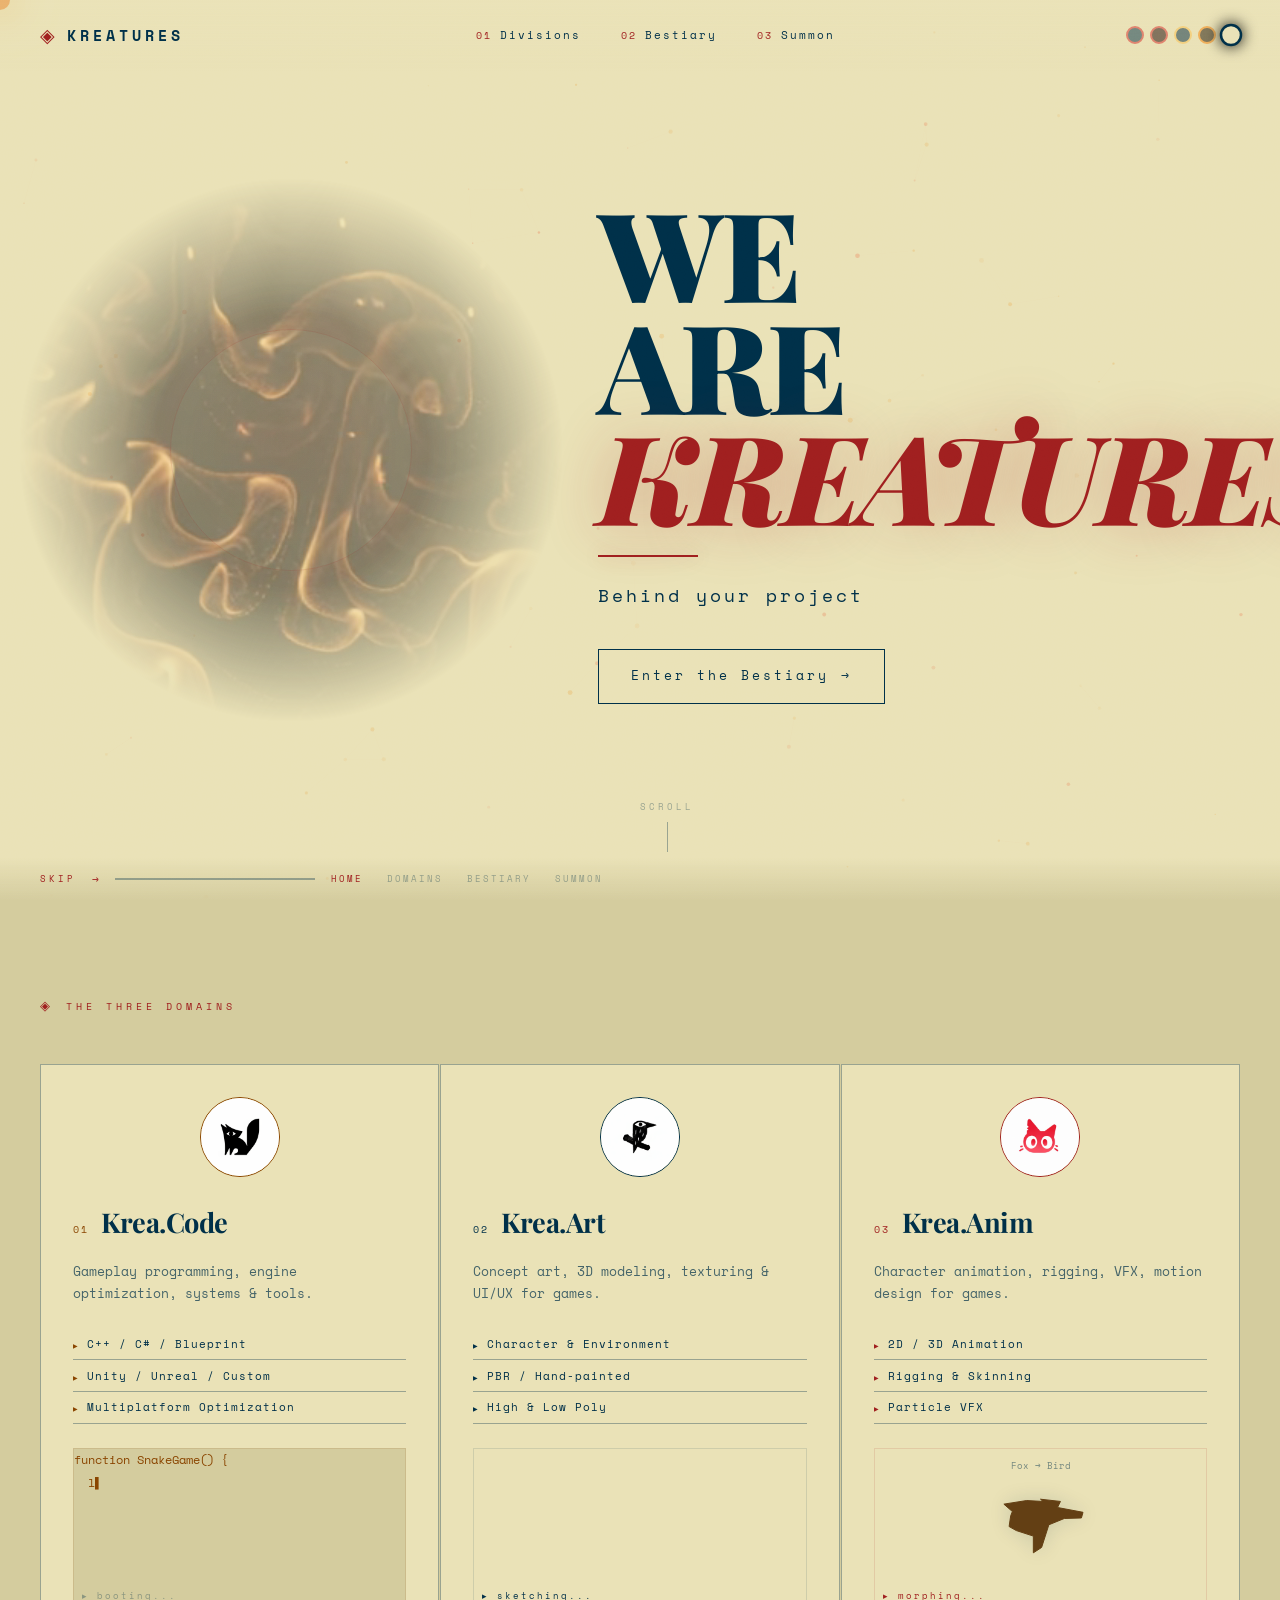
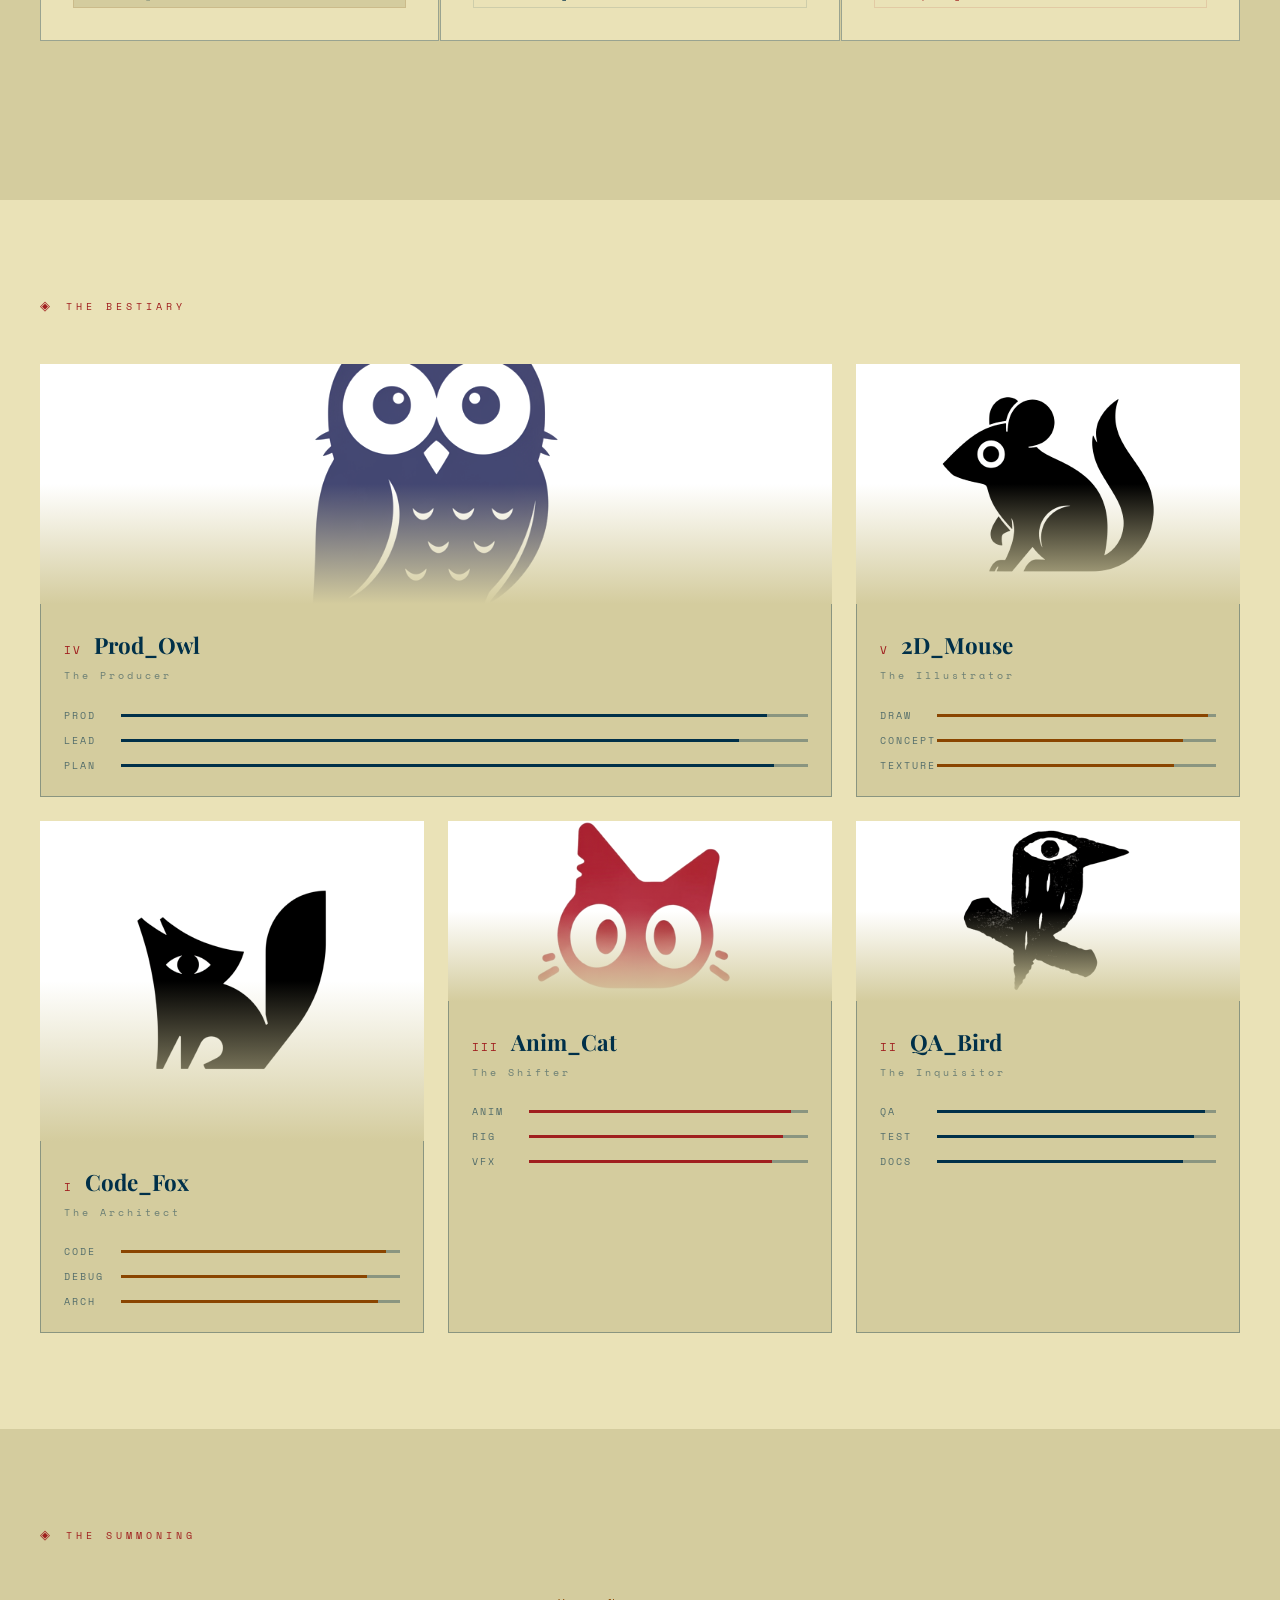
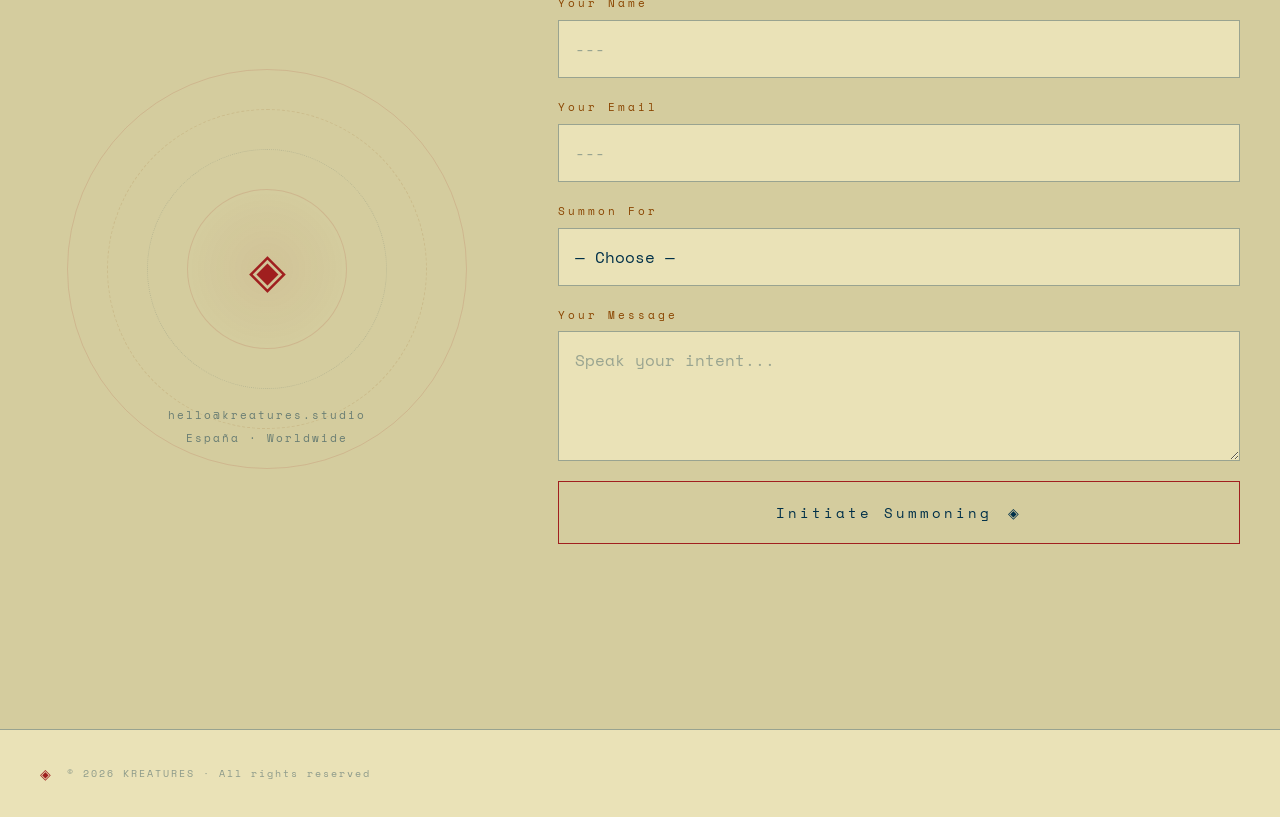
<file: index.html>
<!DOCTYPE html>
<html lang="en" data-theme="bestiary">
<head>
    <meta charset="UTF-8">
    <meta name="viewport" content="width=device-width, initial-scale=1.0">
    <meta name="description" content="Kreatures — Behind your project. Co-development, art and animation.">
    <meta property="og:title" content="KREATURES">
    <meta property="og:description" content="Behind your project. Co-development, art and animation for game studios.">
    <meta property="og:image" content="https://kreatures-studio.github.io/website/images/og-image.png">
    <meta property="og:image:secure_url" content="https://kreatures-studio.github.io/website/images/og-image.png">
    <meta property="og:image:width" content="1200">
    <meta property="og:image:height" content="630">
    <meta property="og:url" content="https://kreatures-studio.github.io/website/">
    <meta property="og:type" content="website">
    <meta name="twitter:card" content="summary_large_image">
    <meta name="twitter:title" content="KREATURES">
    <meta name="twitter:description" content="Behind your project. Co-development, art and animation for game studios.">
    <meta name="twitter:image" content="https://kreatures-studio.github.io/website/images/og-image.png">
    <link rel="icon" type="image/png" href="images/fox.png">
    <title>KREATURES · Bestiary</title>
    <link rel="preconnect" href="https://fonts.googleapis.com">
    <link rel="preconnect" href="https://fonts.gstatic.com" crossorigin>
    <link href="https://fonts.googleapis.com/css2?family=Playfair+Display:ital,wght@0,700;0,900;1,900&family=Space+Mono:wght@400;700&display=swap" rel="stylesheet">
    <link rel="stylesheet" href="styles.css">
</head>
<body>
    <canvas id="particles"></canvas>

    <div class="cursor-glow" id="cursorGlow"></div>

    <nav class="nav">
        <a href="#hero" class="nav-brand">
            <span class="nav-sigil">◈</span>
            <span class="nav-name">KREATURES</span>
        </a>
        <div class="nav-links">
            <a href="#divisions" class="nav-link"><span class="link-num">01</span>Divisions</a>
            <a href="#team" class="nav-link"><span class="link-num">02</span>Bestiary</a>
            <a href="#contact" class="nav-link"><span class="link-num">03</span>Summon</a>
        </div>
        <div class="theme-selector">
            <button class="theme-dot" data-theme="bestiary" title="Bestiary" style="background:#003049;border-color:#D62828"></button>
            <button class="theme-dot" data-theme="cinder" title="Cinder" style="background:#1a0505;border-color:#D62828"></button>
            <button class="theme-dot" data-theme="depths" title="Depths" style="background:#002840;border-color:#FCBF49"></button>
            <button class="theme-dot" data-theme="solar" title="Solar" style="background:#1a0f00;border-color:#F77F00"></button>
            <button class="theme-dot" data-theme="pale" title="Pale" style="background:#EAE2B7;border-color:#003049"></button>
        </div>
        <button class="nav-toggle" id="navToggle" aria-label="Menu">
            <span></span><span></span>
        </button>
    </nav>

    <div class="mobile-menu" id="mobileMenu">
        <a href="#divisions" class="mobile-link">Divisions</a>
        <a href="#team" class="mobile-link">Bestiary</a>
        <a href="#contact" class="mobile-link">Summon</a>
        <div class="mobile-themes">
            <span class="mobile-label">THEME</span>
            <div class="theme-selector">
                <button class="theme-dot" data-theme="bestiary" title="Bestiary" style="background:#003049;border-color:#D62828"></button>
                <button class="theme-dot" data-theme="cinder" title="Cinder" style="background:#1a0505;border-color:#D62828"></button>
                <button class="theme-dot" data-theme="depths" title="Depths" style="background:#002840;border-color:#FCBF49"></button>
                <button class="theme-dot" data-theme="solar" title="Solar" style="background:#1a0f00;border-color:#F77F00"></button>
                <button class="theme-dot" data-theme="pale" title="Pale" style="background:#EAE2B7;border-color:#003049"></button>
            </div>
        </div>
    </div>

    <main>
        <section id="hero" class="section hero">
            <div class="hero-circle">
                <video class="hero-video" autoplay muted loop playsinline poster="images/hero-poster.jpg">
                    <source src="images/hero-loop.webm" type="video/webm">
                    <source src="images/hero-loop.mp4" type="video/mp4">
                </video>
                <div class="ring ring-core"></div>
                <div class="ring ring-pulse"></div>
                <div class="ring-glow"></div>
            </div>
            <div class="hero-text">
                <h1 class="hero-title" id="heroTitle">
                    <span class="title-word">WE</span>
                    <span class="title-word">ARE</span>
                    <span class="title-word title-creature">KREATURES</span>
                </h1>
                <div class="hero-line"></div>
                <p class="hero-sub">Behind your project</p>
                <a href="#divisions" class="hero-cta">
                    Enter the Bestiary
                    <span class="cta-arrow">→</span>
                </a>
            </div>
            <div class="hero-scroll">
                <span class="scroll-text">SCROLL</span>
                <div class="scroll-line"></div>
            </div>
        </section>

        <section id="divisions" class="section divisions">
            <div class="section-label">
                <span class="label-sigil">◈</span>
                <span>THE THREE DOMAINS</span>
            </div>
            <div class="divisions-container">
                <article class="domain reveal" data-domain="code" style="--domain-color: var(--orange)">
                    <div class="domain-mask">
                        <div class="domain-cocoon">
                            <div class="cocoon-glow"></div>
                            <div class="cocoon-creature">
                                <img src="images/fox.png" alt="Code Fox">
                            </div>
                        </div>
                    </div>
                    <div class="domain-body">
                        <div class="domain-header">
                            <span class="domain-num">01</span>
                            <h2 class="domain-title">Krea.Code</h2>
                        </div>
                        <p class="domain-desc">Gameplay programming, engine optimization, systems & tools.</p>
                        <ul class="domain-skills">
                            <li>C++ / C# / Blueprint</li>
                            <li>Unity / Unreal / Custom</li>
                            <li>Multiplatform Optimization</li>
                        </ul>
                        <div class="domain-code">
                            <div class="code-stage" id="codeStage">
                                <pre class="code-typer"><code id="codeTyper"></code><span class="code-cursor">▌</span></pre>
                                <canvas id="snakeCanvas" class="domain-canvas hidden"></canvas>
                                <span class="domain-status" id="codeStatus">▸ booting...</span>
                            </div>
                        </div>
                    </div>
                </article>

                <article class="domain reveal" data-domain="art" style="--domain-color: var(--butterscotch)">
                    <div class="domain-mask">
                        <div class="domain-cocoon">
                            <div class="cocoon-glow"></div>
                            <div class="cocoon-creature">
                                <img src="images/bird.png" alt="Art Bird">
                            </div>
                        </div>
                    </div>
                    <div class="domain-body">
                        <div class="domain-header">
                            <span class="domain-num">02</span>
                            <h2 class="domain-title">Krea.Art</h2>
                        </div>
                        <p class="domain-desc">Concept art, 3D modeling, texturing & UI/UX for games.</p>
                        <ul class="domain-skills">
                            <li>Character & Environment</li>
                            <li>PBR / Hand-painted</li>
                            <li>High & Low Poly</li>
                        </ul>
                        <div class="domain-canvas-wrap">
                            <canvas id="artCanvas" class="domain-canvas"></canvas>
                            <span class="domain-status" id="artStatus">▸ sketching...</span>
                        </div>
                    </div>
                </article>

                <article class="domain reveal" data-domain="anim" style="--domain-color: var(--red)">
                    <div class="domain-mask">
                        <div class="domain-cocoon">
                            <div class="cocoon-glow"></div>
                            <div class="cocoon-creature">
                                <img src="images/cat.png" alt="Anim Cat">
                            </div>
                        </div>
                    </div>
                    <div class="domain-body">
                        <div class="domain-header">
                            <span class="domain-num">03</span>
                            <h2 class="domain-title">Krea.Anim</h2>
                        </div>
                        <p class="domain-desc">Character animation, rigging, VFX, motion design for games.</p>
                        <ul class="domain-skills">
                            <li>2D / 3D Animation</li>
                            <li>Rigging & Skinning</li>
                            <li>Particle VFX</li>
                        </ul>
                        <div class="domain-canvas-wrap">
                            <canvas id="animCanvas" class="domain-canvas"></canvas>
                            <span class="domain-status" id="animStatus">▸ morphing...</span>
                        </div>
                    </div>
                </article>
            </div>
        </section>

        <section id="team" class="section team">
            <div class="section-label">
                <span class="label-sigil">◈</span>
                <span>THE BESTIARY</span>
            </div>
            <div class="tarots">
                <div class="tarot reveal" data-beast="owl">
                    <div class="tarot-border">
                        <div class="tarot-corner tl"></div>
                        <div class="tarot-corner tr"></div>
                        <div class="tarot-corner bl"></div>
                        <div class="tarot-corner br"></div>
                    </div>
                    <div class="tarot-img">
                        <img src="images/owl.png" alt="Production Owl">
                        <div class="tarot-overlay"></div>
                    </div>
                    <div class="tarot-body">
                        <div class="tarot-header">
                            <span class="tarot-num">IV</span>
                            <h3>Prod_Owl</h3>
                        </div>
                        <span class="tarot-role">The Producer</span>
                        <div class="tarot-stats">
                            <div class="tstat">
                                <span class="tstat-label">PROD</span>
                                <div class="tstat-bar"><div class="tstat-fill" style="--w:94%"></div></div>
                            </div>
                            <div class="tstat">
                                <span class="tstat-label">LEAD</span>
                                <div class="tstat-bar"><div class="tstat-fill" style="--w:90%"></div></div>
                            </div>
                            <div class="tstat">
                                <span class="tstat-label">PLAN</span>
                                <div class="tstat-bar"><div class="tstat-fill" style="--w:95%"></div></div>
                            </div>
                        </div>
                    </div>
                </div>

                <div class="tarot reveal" data-beast="mouse">
                    <div class="tarot-border">
                        <div class="tarot-corner tl"></div>
                        <div class="tarot-corner tr"></div>
                        <div class="tarot-corner bl"></div>
                        <div class="tarot-corner br"></div>
                    </div>
                    <div class="tarot-img">
                        <img src="images/mouse.png" alt="2D Mouse">
                        <div class="tarot-overlay"></div>
                    </div>
                    <div class="tarot-body">
                        <div class="tarot-header">
                            <span class="tarot-num">V</span>
                            <h3>2D_Mouse</h3>
                        </div>
                        <span class="tarot-role">The Illustrator</span>
                        <div class="tarot-stats">
                            <div class="tstat">
                                <span class="tstat-label">DRAW</span>
                                <div class="tstat-bar"><div class="tstat-fill" style="--w:97%"></div></div>
                            </div>
                            <div class="tstat">
                                <span class="tstat-label">CONCEPT</span>
                                <div class="tstat-bar"><div class="tstat-fill" style="--w:88%"></div></div>
                            </div>
                            <div class="tstat">
                                <span class="tstat-label">TEXTURE</span>
                                <div class="tstat-bar"><div class="tstat-fill" style="--w:85%"></div></div>
                            </div>
                        </div>
                    </div>
                </div>

                <div class="tarot reveal" data-beast="fox">
                    <div class="tarot-border">
                        <div class="tarot-corner tl"></div>
                        <div class="tarot-corner tr"></div>
                        <div class="tarot-corner bl"></div>
                        <div class="tarot-corner br"></div>
                    </div>
                    <div class="tarot-img">
                        <img src="images/fox.png" alt="Code Fox">
                        <div class="tarot-overlay"></div>
                    </div>
                    <div class="tarot-body">
                        <div class="tarot-header">
                            <span class="tarot-num">I</span>
                            <h3>Code_Fox</h3>
                        </div>
                        <span class="tarot-role">The Architect</span>
                        <div class="tarot-stats">
                            <div class="tstat">
                                <span class="tstat-label">CODE</span>
                                <div class="tstat-bar"><div class="tstat-fill" style="--w:95%"></div></div>
                            </div>
                            <div class="tstat">
                                <span class="tstat-label">DEBUG</span>
                                <div class="tstat-bar"><div class="tstat-fill" style="--w:88%"></div></div>
                            </div>
                            <div class="tstat">
                                <span class="tstat-label">ARCH</span>
                                <div class="tstat-bar"><div class="tstat-fill" style="--w:92%"></div></div>
                            </div>
                        </div>
                    </div>
                </div>

                <div class="tarot reveal" data-beast="cat">
                    <div class="tarot-border">
                        <div class="tarot-corner tl"></div>
                        <div class="tarot-corner tr"></div>
                        <div class="tarot-corner bl"></div>
                        <div class="tarot-corner br"></div>
                    </div>
                    <div class="tarot-img">
                        <img src="images/cat.png" alt="Anim Cat">
                        <div class="tarot-overlay"></div>
                    </div>
                    <div class="tarot-body">
                        <div class="tarot-header">
                            <span class="tarot-num">III</span>
                            <h3>Anim_Cat</h3>
                        </div>
                        <span class="tarot-role">The Shifter</span>
                        <div class="tarot-stats">
                            <div class="tstat">
                                <span class="tstat-label">ANIM</span>
                                <div class="tstat-bar"><div class="tstat-fill" style="--w:94%"></div></div>
                            </div>
                            <div class="tstat">
                                <span class="tstat-label">RIG</span>
                                <div class="tstat-bar"><div class="tstat-fill" style="--w:91%"></div></div>
                            </div>
                            <div class="tstat">
                                <span class="tstat-label">VFX</span>
                                <div class="tstat-bar"><div class="tstat-fill" style="--w:87%"></div></div>
                            </div>
                        </div>
                    </div>
                </div>

                <div class="tarot reveal" data-beast="bird">
                    <div class="tarot-border">
                        <div class="tarot-corner tl"></div>
                        <div class="tarot-corner tr"></div>
                        <div class="tarot-corner bl"></div>
                        <div class="tarot-corner br"></div>
                    </div>
                    <div class="tarot-img">
                        <img src="images/bird.png" alt="QA Bird">
                        <div class="tarot-overlay"></div>
                    </div>
                    <div class="tarot-body">
                        <div class="tarot-header">
                            <span class="tarot-num">II</span>
                            <h3>QA_Bird</h3>
                        </div>
                        <span class="tarot-role">The Inquisitor</span>
                        <div class="tarot-stats">
                            <div class="tstat">
                                <span class="tstat-label">QA</span>
                                <div class="tstat-bar"><div class="tstat-fill" style="--w:96%"></div></div>
                            </div>
                            <div class="tstat">
                                <span class="tstat-label">TEST</span>
                                <div class="tstat-bar"><div class="tstat-fill" style="--w:92%"></div></div>
                            </div>
                            <div class="tstat">
                                <span class="tstat-label">DOCS</span>
                                <div class="tstat-bar"><div class="tstat-fill" style="--w:88%"></div></div>
                            </div>
                        </div>
                    </div>
                </div>
            </div>
        </section>

        <section id="contact" class="section contact">
            <div class="section-label">
                <span class="label-sigil">◈</span>
                <span>THE SUMMONING</span>
            </div>
            <div class="contact-dual">
                <div class="contact-circle">
                    <div class="c-ring c-ring-1"></div>
                    <div class="c-ring c-ring-2"></div>
                    <div class="c-ring c-ring-3"></div>
                    <div class="c-ring c-ring-4"></div>
                    <div class="c-sigil">
                        <span>◈</span>
                    </div>
                    <div class="contact-info">
                        <p>hello@kreatures.studio</p>
                        <p>España · Worldwide</p>
                    </div>
                </div>
                <form class="contact-form" id="contactForm">
                    <div class="field">
                        <label for="name">Your Name</label>
                        <input type="text" id="name" name="name" required placeholder="---">
                    </div>
                    <div class="field">
                        <label for="email">Your Email</label>
                        <input type="email" id="email" name="email" required placeholder="---">
                    </div>
                    <div class="field">
                        <label for="service">Summon For</label>
                        <select id="service" name="service" required>
                            <option value="">— Choose —</option>
                            <option value="code">Krea.Code</option>
                            <option value="art">Krea.Art</option>
                            <option value="anim">Krea.Anim</option>
                            <option value="multi">Multi-Domain</option>
                        </select>
                    </div>
                    <div class="field full">
                        <label for="message">Your Message</label>
                        <textarea id="message" name="message" rows="4" required placeholder="Speak your intent..."></textarea>
                    </div>
                    <button type="submit" class="ritual-btn">
                        <span class="btn-bg"></span>
                        <span class="btn-text">Initiate Summoning</span>
                        <span class="btn-sigil">◈</span>
                    </button>
                </form>
            </div>
        </section>
    </main>

    <footer class="footer">
        <span class="footer-sigil">◈</span>
        <p>© 2026 KREATURES · All rights reserved</p>
    </footer>

    <div class="skip" id="skipBar">
        <span class="skip-label">SKIP</span>
        <span class="skip-arrow">→</span>
        <div class="skip-track">
            <div class="skip-fill" id="skipFill"></div>
        </div>
        <div class="skip-pages">
            <span data-section="hero">HOME</span>
            <span data-section="divisions">DOMAINS</span>
            <span data-section="team">BESTIARY</span>
            <span data-section="contact">SUMMON</span>
        </div>
    </div>

    <script src="script.js"></script>
</body>
</html>
</file>
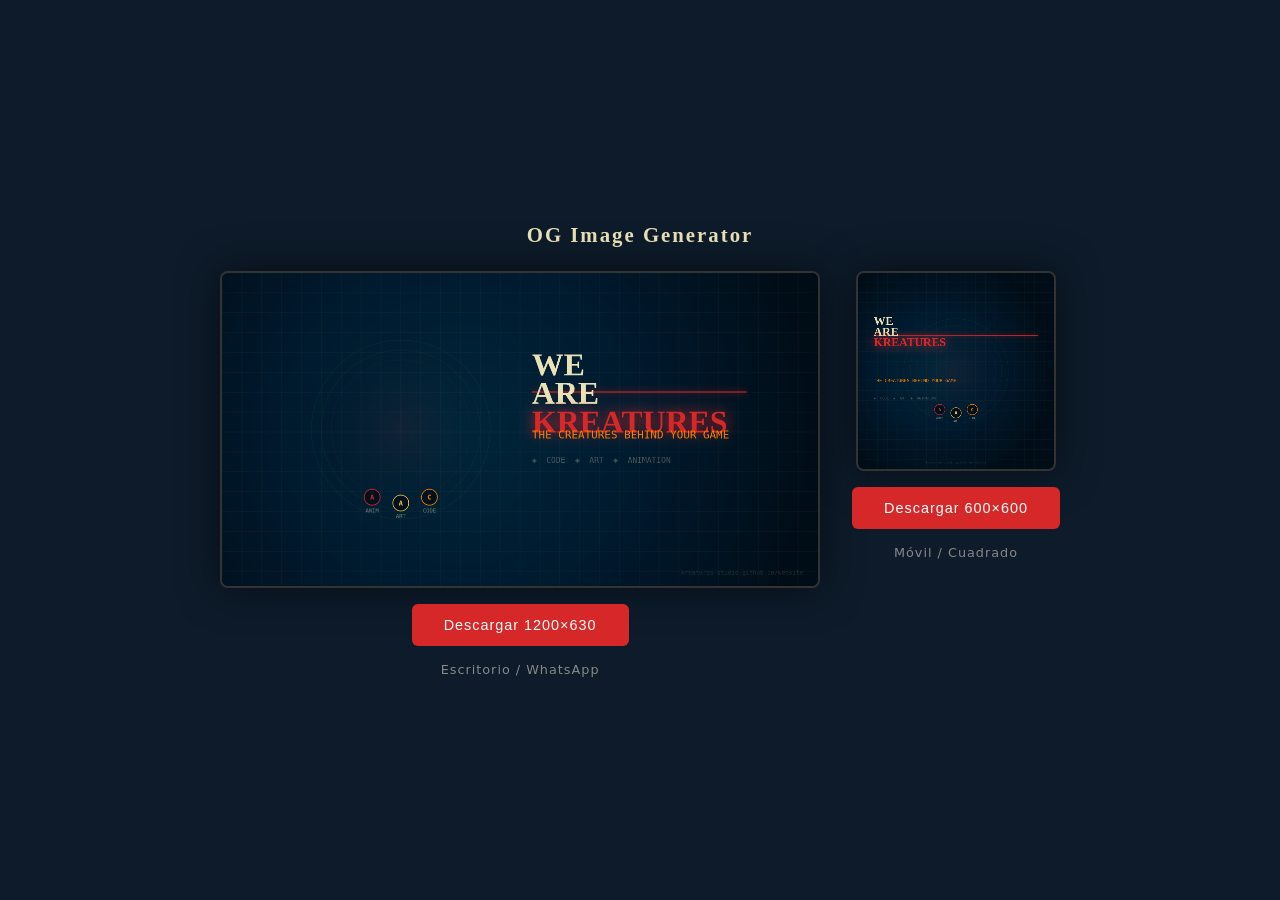
<file: og-generator.html>
<!DOCTYPE html>
<html lang="es">
<head>
<meta charset="UTF-8">
<title>OG Image Generator</title>
<style>
* { margin: 0; padding: 0; box-sizing: border-box; }
body { background: #0d1b2a; display: flex; flex-direction: column; align-items: center; justify-content: center; min-height: 100vh; font-family: system-ui; gap: 1.5rem; padding: 2rem; }
h1 { color: #EAE2B7; font: 700 1.3rem 'Playfair Display', Georgia, serif; letter-spacing: 2px; }
.preview-wrap { display: flex; gap: 2rem; flex-wrap: wrap; justify-content: center; }
.preview { display: flex; flex-direction: column; align-items: center; gap: 1rem; }
canvas { border: 2px solid #333; border-radius: 8px; max-width: 100%; box-shadow: 0 0 40px rgba(0,0,0,0.5); }
canvas.desk { width: 600px; }
canvas.mob { width: 200px; }
button { padding: 0.8rem 2rem; font-size: 0.9rem; background: #D62828; color: #fff; border: none; border-radius: 6px; cursor: pointer; transition: background 0.2s; letter-spacing: 1px; }
button:hover { background: #b01e1e; }
.label { color: #888; font-size: 0.8rem; letter-spacing: 1px; }
</style>
</head>
<body>
<h1>OG Image Generator</h1>
<div class="preview-wrap">
  <div class="preview">
    <canvas id="ogDesk" width="1200" height="630" class="desk"></canvas>
    <button onclick="download('desk')">Descargar 1200×630</button>
    <span class="label">Escritorio / WhatsApp</span>
  </div>
  <div class="preview">
    <canvas id="ogMob" width="600" height="600" class="mob"></canvas>
    <button onclick="download('mob')">Descargar 600×600</button>
    <span class="label">Móvil / Cuadrado</span>
  </div>
</div>
<script>
function drawCanvas(id, W, H) {
    const c = document.getElementById(id);
    const ctx = c.getContext('2d');
    const isDesk = W > H;

    // Fondo
    const grad = ctx.createRadialGradient(W*0.4, H*0.5, 0, W*0.4, H*0.5, W*0.6);
    grad.addColorStop(0, '#00263b');
    grad.addColorStop(0.5, '#001a2e');
    grad.addColorStop(1, '#000d17');
    ctx.fillStyle = grad;
    ctx.fillRect(0, 0, W, H);

    // Grid
    ctx.strokeStyle = 'rgba(234,226,183,0.05)';
    ctx.lineWidth = 1;
    const step = isDesk ? 40 : 30;
    for (let x = 0; x < W; x += step) {
        ctx.beginPath(); ctx.moveTo(x, 0); ctx.lineTo(x, H); ctx.stroke();
    }
    for (let y = 0; y < H; y += step) {
        ctx.beginPath(); ctx.moveTo(0, y); ctx.lineTo(W, y); ctx.stroke();
    }

    // Círculo central con anillos
    const cx = isDesk ? W*0.3 : W*0.5;
    const cy = H*0.5;
    const r = isDesk ? 140 : 120;
    const colors = ['rgba(214,40,40,0.08)', 'rgba(247,127,0,0.06)', 'rgba(252,196,73,0.05)', 'rgba(214,40,40,0.04)'];
    for (let i = 0; i < 4; i++) {
        ctx.beginPath();
        ctx.arc(cx, cy, r + i * 20, 0, Math.PI * 2);
        ctx.strokeStyle = colors[i];
        ctx.lineWidth = 1.5;
        ctx.stroke();
    }

    // Glow del círculo
    const glow = ctx.createRadialGradient(cx, cy, 0, cx, cy, r+60);
    glow.addColorStop(0, 'rgba(214,40,40,0.08)');
    glow.addColorStop(1, 'transparent');
    ctx.fillStyle = glow;
    ctx.beginPath();
    ctx.arc(cx, cy, r+60, 0, Math.PI*2);
    ctx.fill();

    // Criaturas alrededor del círculo (tres puntos)
    const creatures = [
        { angle: -0.4, color: '#F77F00', label: 'CODE' },
        { angle: 0, color: '#FCBF49', label: 'ART' },
        { angle: 0.4, color: '#D62828', label: 'ANIM' }
    ];
    creatures.forEach((cr, i) => {
        const a = Math.PI/2 + cr.angle;
        const dist = r + 8;
        const px = cx + Math.cos(a) * dist;
        const py = cy + Math.sin(a) * dist;

        // Círculo criatura
        ctx.beginPath();
        ctx.arc(px, py, 16, 0, Math.PI*2);
        ctx.fillStyle = 'rgba(0,13,23,0.8)';
        ctx.fill();
        ctx.strokeStyle = cr.color;
        ctx.lineWidth = 1.5;
        ctx.stroke();

        // Inicial de la criatura
        ctx.fillStyle = cr.color;
        ctx.font = 'bold 14px monospace';
        ctx.textAlign = 'center';
        ctx.textBaseline = 'middle';
        ctx.fillText(cr.label[0], px, py+1);

        // Label debajo
        ctx.fillStyle = 'rgba(234,226,183,0.5)';
        ctx.font = isDesk ? '11px "Space Mono", monospace' : '9px monospace';
        ctx.textBaseline = 'top';
        ctx.fillText(cr.label, px, py + 22);
    });

    // Línea decorativa
    const lineX = isDesk ? W*0.52 : W*0.08;
    ctx.strokeStyle = '#D62828';
    ctx.lineWidth = 2;
    const lineY = isDesk ? H*0.38 : H*0.32;
    ctx.shadowColor = '#D62828';
    ctx.shadowBlur = 15;
    ctx.beginPath();
    ctx.moveTo(lineX, lineY);
    ctx.lineTo(isDesk ? W*0.88 : W*0.92, lineY);
    ctx.stroke();
    ctx.shadowBlur = 0;

    // Título "WE ARE KREATURES"
    const titleY = isDesk ? H*0.3 : H*0.25;
    const titleSize = isDesk ? 64 : 36;
    const subSize = isDesk ? 22 : 14;

    ctx.textBaseline = 'middle';

    // WE
    ctx.fillStyle = '#EAE2B7';
    ctx.font = `900 ${titleSize}px "Playfair Display", Georgia, serif`;
    ctx.textAlign = 'left';
    ctx.fillText('WE', lineX, titleY);

    // ARE
    ctx.fillText('ARE', lineX, titleY + titleSize*0.9);

    // KREATURES (en rojo)
    ctx.fillStyle = '#D62828';
    ctx.shadowColor = '#D62828';
    ctx.shadowBlur = 30;
    ctx.fillText('KREATURES', lineX, titleY + titleSize*1.8);
    ctx.shadowBlur = 0;

    // Tagline
    ctx.fillStyle = '#F77F00';
    ctx.font = `400 ${subSize}px "Space Mono", monospace`;
    ctx.textAlign = 'left';
    ctx.textBaseline = 'middle';
    const tagY = isDesk ? H*0.52 : H*0.55;
    ctx.fillText('THE CREATURES BEHIND YOUR GAME', lineX, tagY);

    // Dominios
    ctx.fillStyle = 'rgba(234,226,183,0.3)';
    ctx.font = isDesk ? '16px "Space Mono", monospace' : '11px monospace';
    ctx.textBaseline = 'middle';
    const domY = isDesk ? H*0.6 : H*0.64;
    ctx.fillText('◈  CODE  ◈  ART  ◈  ANIMATION', lineX, domY);

    // Footer
    ctx.fillStyle = 'rgba(234,226,183,0.15)';
    ctx.font = isDesk ? '12px "Space Mono", monospace' : '9px monospace';
    ctx.textBaseline = 'bottom';
    ctx.textAlign = isDesk ? 'right' : 'center';
    ctx.fillText('kreatures-studio.github.io/website', isDesk ? W-30 : W/2, isDesk ? H-20 : H-15);
}

drawCanvas('ogDesk', 1200, 630);
drawCanvas('ogMob', 600, 600);

function download(type) {
    const id = type === 'desk' ? 'ogDesk' : 'ogMob';
    const c = document.getElementById(id);
    const link = document.createElement('a');
    link.download = type === 'desk' ? 'og-image.png' : 'og-image-movil.png';
    link.href = c.toDataURL('image/png');
    link.click();
}
</script>
</body>
</html>
</file>
<file: styles.css>
:root {
    --font-display: 'Playfair Display', Georgia, serif;
    --font-mono: 'Space Mono', 'Courier New', monospace;
    --ease: cubic-bezier(0.4, 0, 0.2, 1);
    --ease-out: cubic-bezier(0.22, 1, 0.36, 1);
    --bg: #001a2a; --bg-deep: #000d17;
    --red: #D62828; --red-dim: rgba(214,40,40,0.15);
    --orange: #F77F00; --orange-dim: rgba(247,127,0,0.15);
    --butterscotch: #FCBF49; --butterscotch-dim: rgba(252,191,73,0.15);
    --cream: #EAE2B7; --cream-dim: rgba(234,226,183,0.08);
    --white: #F5F5F5;
}
[data-theme="bestiary"] {
    --bg: #001a2a; --bg-deep: #000d17;
    --red: #D62828; --red-dim: rgba(214,40,40,0.15);
    --orange: #F77F00; --orange-dim: rgba(247,127,0,0.15);
    --butterscotch: #FCBF49; --butterscotch-dim: rgba(252,191,73,0.15);
    --cream: #EAE2B7; --cream-dim: rgba(234,226,183,0.08);
    --white: #F5F5F5;
}
[data-theme="cinder"] {
    --bg: #1a0505; --bg-deep: #0d0202;
    --red: #D62828; --red-dim: rgba(214,40,40,0.15);
    --orange: #F77F00; --orange-dim: rgba(247,127,0,0.15);
    --butterscotch: #FCBF49; --butterscotch-dim: rgba(252,191,73,0.15);
    --cream: #EAE2B7; --cream-dim: rgba(234,226,183,0.08);
    --white: #F5F5F5;
}
[data-theme="depths"] {
    --bg: #002840; --bg-deep: #001520;
    --red: #FCBF49; --red-dim: rgba(252,191,73,0.15);
    --orange: #F77F00; --orange-dim: rgba(247,127,0,0.15);
    --butterscotch: #D62828; --butterscotch-dim: rgba(214,40,40,0.15);
    --cream: #EAE2B7; --cream-dim: rgba(234,226,183,0.08);
    --white: #F5F5F5;
}
[data-theme="solar"] {
    --bg: #1a0f00; --bg-deep: #0d0700;
    --red: #F77F00; --red-dim: rgba(247,127,0,0.15);
    --orange: #FCBF49; --orange-dim: rgba(252,191,73,0.15);
    --butterscotch: #D62828; --butterscotch-dim: rgba(214,40,40,0.15);
    --cream: #EAE2B7; --cream-dim: rgba(234,226,183,0.08);
    --white: #F5F5F5;
}
[data-theme="pale"] {
    --bg: #EAE2B7; --bg-deep: #d4cc9e;
    --red: #A01F1F; --red-dim: rgba(160,31,31,0.12);
    --orange: #8A4500; --orange-dim: rgba(138,69,0,0.12);
    --butterscotch: #003049; --butterscotch-dim: rgba(0,48,73,0.12);
    --cream: #003049; --cream-dim: rgba(0,48,73,0.35);
    --white: #001a2a;
}
[data-theme="pale"] .nav { mix-blend-mode: normal; }

*, *::before, *::after { margin: 0; padding: 0; box-sizing: border-box; }

html { scroll-behavior: smooth; font-size: 16px; background: var(--bg-deep); }

body {
    font-family: var(--font-mono);
    background: var(--bg);
    color: var(--cream);
    line-height: 1.6;
    overflow-x: hidden;
    cursor: none;
}

::selection { background: var(--red); color: var(--white); }
::-webkit-scrollbar { width: 3px; }
::-webkit-scrollbar-track { background: var(--bg-deep); }
::-webkit-scrollbar-thumb { background: var(--red); border-radius: 2px; }

#particles {
    position: fixed; top: 0; left: 0; width: 100%; height: 100%;
    z-index: 0; pointer-events: none; opacity: 0.6;
}

body::after {
    content: ''; position: fixed; inset: 0; z-index: 9997;
    pointer-events: none; mix-blend-mode: overlay;
    opacity: 0.04;
    background-image: url("data:image/svg+xml,%3Csvg xmlns='http://www.w3.org/2000/svg' viewBox='0 0 256 256'%3E%3Cfilter id='n'%3E%3CfeTurbulence type='fractalNoise' baseFrequency='0.9' numOctaves='4' stitchTiles='stitch'/%3E%3C/filter%3E%3Crect width='100%25' height='100%25' filter='url(%23n)'/%3E%3C/svg%3E");
    background-size: 256px 256px;
}

.cursor-glow {
    position: fixed; width: 20px; height: 20px; border-radius: 50%;
    background: var(--butterscotch); pointer-events: none; z-index: 9999;
    mix-blend-mode: difference; transform: translate(-50%, -50%);
    transition: width 0.2s, height 0.2s, background 0.2s;
    box-shadow: 0 0 40px var(--butterscotch), 0 0 80px var(--butterscotch);
}

.nav {
    position: fixed; top: 0; left: 0; right: 0; z-index: 1000;
    display: flex; justify-content: space-between; align-items: center;
    padding: 1.25rem 2.5rem;
    background: linear-gradient(180deg, var(--bg) 0%, transparent 100%);
    mix-blend-mode: difference;
}

.nav-brand {
    display: flex; align-items: center; gap: 0.75rem;
    text-decoration: none; color: var(--cream);
}

.nav-sigil { font-size: 1.2rem; color: var(--red); animation: sigilSpin 8s linear infinite; }
@keyframes sigilSpin { to { transform: rotate(360deg); } }

.nav-name { font-size: 0.95rem; font-weight: 700; letter-spacing: 4px; }

.nav-links { display: flex; gap: 2.5rem; }
.nav-link {
    text-decoration: none; color: var(--cream); font-size: 0.7rem;
    letter-spacing: 2px; display: flex; align-items: center; gap: 0.5rem;
    transition: color 0.3s var(--ease); position: relative;
}
.link-num { color: var(--red); font-size: 0.6rem; }
.nav-link::after {
    content: ''; position: absolute; bottom: -4px; left: 0; width: 0;
    height: 1px; background: var(--red); transition: width 0.3s var(--ease);
}
.nav-link:hover { color: var(--white); }
.nav-link:hover::after { width: 100%; }

.theme-selector {
    display: flex; gap: 6px; align-items: center;
    mix-blend-mode: normal;
}
.theme-dot {
    width: 18px; height: 18px; border-radius: 50%;
    border: 2px solid; cursor: pointer; padding: 0;
    transition: all 0.3s var(--ease);
    opacity: 0.5;
}
.theme-dot:hover { opacity: 0.8; transform: scale(1.15); }
.theme-dot.active { opacity: 1; transform: scale(1.25); box-shadow: 0 0 12px currentColor; }

.nav-toggle {
    display: none; flex-direction: column; gap: 5px;
    background: none; border: none; cursor: none; padding: 8px; z-index: 1001;
}
.nav-toggle span {
    display: block; width: 22px; height: 1.5px; background: var(--cream);
    transition: 0.3s var(--ease);
}
.nav-toggle.active span:first-child { transform: rotate(45deg) translate(4px, 4px); }
.nav-toggle.active span:last-child { transform: rotate(-45deg) translate(5px, -5px); }

.mobile-menu {
    display: none; position: fixed; top: 0; right: -100%; width: 70%; height: 50vh;
    background: var(--bg-deep); z-index: 999; padding: 6rem 2rem 2rem;
    transition: right 0.4s var(--ease-out); border-left: 1px solid var(--red-dim);
}
.mobile-menu.open { right: 0; }
.mobile-link {
    display: block; padding: 1rem 0; color: var(--cream); text-decoration: none;
    font-size: 0.85rem; letter-spacing: 3px; border-bottom: 1px solid var(--cream-dim);
}
.mobile-themes {
    margin-top: 1.5rem; padding: 1rem 0;
    display: flex; flex-direction: column; gap: 0.75rem;
}
.mobile-label {
    font-size: 0.6rem; letter-spacing: 3px; color: var(--cream);
    opacity: 0.5;
}
.mobile-themes .theme-selector { gap: 8px; }
.mobile-themes .theme-dot { width: 24px; height: 24px; }

.section { min-height: 100vh; position: relative; z-index: 1; }

.reveal {
    animation: revealFadeUp linear both;
    animation-timeline: view();
    animation-range: entry 0% entry 100%;
}
@keyframes revealFadeUp {
    from { opacity: 0; transform: translateY(40px); filter: blur(4px); }
    to { opacity: 1; transform: translateY(0); filter: blur(0); }
}

.section-label {
    display: flex; align-items: center; gap: 0.75rem;
    font-size: 0.65rem; letter-spacing: 4px; color: var(--red);
    margin-bottom: 3rem; padding: 0 2.5rem; padding-top: 6rem;
}
.label-sigil { font-size: 0.8rem; animation: sigilSpin 12s linear infinite; }

.hero {
    min-height: 100vh; display: flex; align-items: center; gap: 2rem;
    padding: 0 2.5rem; position: relative; overflow: hidden;
}

.hero-circle {
    flex-shrink: 0; position: relative;
    width: min(65vmin, 550px); height: min(65vmin, 550px);
    margin-left: -2%; pointer-events: none;
}
.hero-video {
    position: absolute; inset: 0; width: 100%; height: 100%;
    object-fit: cover;
    opacity: 0.5; pointer-events: none; z-index: 0;
    mask-image: radial-gradient(circle, black 35%, transparent 70%);
    -webkit-mask-image: radial-gradient(circle, black 35%, transparent 70%);
}

.ring {
    position: absolute; inset: 0; border-radius: 50%;
    border: 1px solid transparent;
}
.ring-core {
    inset: 28%; border: 1px solid var(--red-dim);
    box-shadow: 0 0 60px color-mix(in srgb, var(--red) 8%, transparent);
}
.ring-pulse {
    inset: 30%; border: none;
    background: radial-gradient(circle, color-mix(in srgb, var(--red) 6%, transparent) 0%, transparent 70%);
    animation: pulseRing 3s ease-in-out infinite;
}
.ring-glow {
    inset: 20%; border: none;
    background: radial-gradient(circle, color-mix(in srgb, var(--orange) 4%, transparent) 0%, transparent 60%);
    animation: pulseGlow 4s ease-in-out infinite;
}

@keyframes pulseRing {
    0%, 100% { transform: scale(1); opacity: 0.6; }
    50% { transform: scale(1.1); opacity: 1; }
}
@keyframes pulseGlow {
    0%, 100% { transform: scale(1); opacity: 0.3; }
    50% { transform: scale(1.2); opacity: 0.6; }
}

.hero-text {
    flex: 1; z-index: 5; max-width: 750px;
    min-width: 0;
}
.hero-title { margin-bottom: 1.5rem; }
.title-word {
    display: block; font-family: var(--font-display);
    font-size: clamp(3.5rem, 10vw, 7.75rem); font-weight: 900;
    line-height: 0.9; letter-spacing: -2px;
    opacity: 0; transform: translateY(40px);
    animation: riseWord 0.8s var(--ease-out) forwards;
}
.title-word:nth-child(1) { animation-delay: 0.2s; }
.title-word:nth-child(2) { animation-delay: 0.5s; }
.title-word:nth-child(3) { animation-delay: 0.8s; }
.title-creature {
    color: var(--red); font-style: italic;
    text-shadow: 0 0 60px color-mix(in srgb, var(--red) 30%, transparent);
}
@keyframes riseWord {
    to { opacity: 1; transform: translateY(0); }
}

.hero-line {
    width: 100px; height: 2px; background: var(--red);
    margin-bottom: 1.5rem; box-shadow: 0 0 20px color-mix(in srgb, var(--red) 30%, transparent);
    animation: lineGrow 0.6s var(--ease-out) 1s forwards;
    transform: scaleX(0); transform-origin: left;
}
@keyframes lineGrow { to { transform: scaleX(1); } }

.hero-sub {
    font-size: 1.1rem; color: var(--cream); letter-spacing: 3px;
    margin-bottom: 2.5rem; opacity: 0; animation: fadeUp 0.6s var(--ease) 1.2s forwards;
}

.hero-cta {
    display: inline-flex; align-items: center; gap: 0.75rem;
    padding: 1rem 2rem; border: 1px solid var(--cream);
    color: var(--cream); text-decoration: none; font-size: 0.8rem;
    letter-spacing: 3px; transition: all 0.3s var(--ease);
    opacity: 0; animation: fadeUp 0.6s var(--ease) 1.4s forwards;
}
.hero-cta:hover {
    border-color: var(--red); color: var(--red);
    box-shadow: 0 0 40px color-mix(in srgb, var(--red) 15%, transparent);
    will-change: transform;
}
.cta-arrow { transition: transform 0.3s var(--ease); display: inline-block; }
.hero-cta:hover .cta-arrow { transform: translateX(5px); }

@keyframes fadeUp { to { opacity: 1; transform: translateY(0); } }

.hero-scroll {
    position: absolute; bottom: 3rem; left: 50%; transform: translateX(-50%);
    z-index: 5; display: flex; flex-direction: column; align-items: center;
    gap: 0.5rem; opacity: 0; animation: fadeUp 0.6s var(--ease) 2s forwards;
}
.scroll-text { font-size: 0.55rem; letter-spacing: 3px; color: var(--cream-dim); }
.scroll-line {
    width: 1px; height: 30px; background: var(--cream-dim);
    animation: scrollLine 2s ease-in-out infinite;
}
@keyframes scrollLine {
    0%, 100% { transform: scaleY(0.3); opacity: 0.3; }
    50% { transform: scaleY(1); opacity: 1; }
}

.divisions { background: var(--bg-deep); }
.divisions-container {
    display: grid; grid-template-columns: repeat(3, 1fr);
    gap: 1px; padding: 0 2.5rem 4rem;
}

.domain[data-domain="code"] {
    background: var(--bg); padding: 2rem;
    border: 1px solid var(--cream-dim);
    position: relative; overflow: hidden;
    transition: all 0.4s var(--ease);
}
.domain[data-domain="art"] {
    background: var(--bg); padding: 2rem;
    border: 1px solid var(--cream-dim);
    position: relative; overflow: hidden;
    transition: all 0.4s var(--ease);
}
.domain[data-domain="anim"] {
    background: var(--bg); padding: 2rem;
    border: 1px solid var(--cream-dim);
    position: relative; overflow: hidden;
    transition: all 0.4s var(--ease);
}
.domain::before {
    content: ''; position: absolute; top: 0; left: 0; right: 0;
    height: 3px; background: var(--domain-color);
    transform: scaleX(0); transform-origin: left;
    transition: transform 0.4s var(--ease-out);
}
.domain:hover::before { transform: scaleX(1); }
.domain:hover { border-color: var(--domain-color); background: color-mix(in srgb, var(--domain-color) 8%, transparent); }

.domain-mask {
    width: 80px; height: 80px; margin: 0 auto 1.5rem;
    position: relative;
}
.domain-cocoon {
    width: 100%; height: 100%; border-radius: 50%;
    position: relative; overflow: hidden;
    border: 1px solid var(--domain-color);
    transition: all 0.4s var(--ease-out);
}
.domain:hover .domain-cocoon {
    transform: scale(1.2); box-shadow: 0 0 40px var(--domain-color);
}
.cocoon-glow {
    position: absolute; inset: -20%;
    background: radial-gradient(circle, var(--domain-color) 0%, transparent 70%);
    opacity: 0; transition: opacity 0.4s var(--ease);
}
.domain:hover .cocoon-glow { opacity: 0.3; }
.cocoon-creature { width: 100%; height: 100%; }
.cocoon-creature img { width: 100%; height: 100%; object-fit: cover; }

.domain-header { display: flex; align-items: baseline; gap: 0.75rem; margin-bottom: 1rem; }
.domain-num { font-size: 0.6rem; color: var(--domain-color); letter-spacing: 2px; }
.domain-title {
    font-family: var(--font-display); font-size: 1.7rem; font-weight: 700;
    letter-spacing: -0.5px;
}

.domain-desc { font-size: 0.8rem; color: var(--cream); opacity: 0.7; margin-bottom: 1.5rem; line-height: 1.7; }

.domain-skills { list-style: none; margin-bottom: 1.5rem; }
.domain-skills li {
    font-size: 0.7rem; color: var(--butterscotch); padding: 0.4rem 0;
    border-bottom: 1px solid var(--cream-dim); letter-spacing: 1px;
}
.domain-skills li::before { content: '▶'; color: var(--domain-color); margin-right: 0.5rem; font-size: 0.4rem; }

.domain-code {
    background: var(--bg-deep); border: 1px solid var(--orange-dim);
    position: relative; height: 160px; overflow: hidden;
}

.code-stage {
    position: relative; width: 100%;
}

.code-typer {
    margin: 0; font-size: 0.75rem; line-height: 1.8;
    color: var(--orange); overflow-y: auto;
    transition: opacity 0.5s var(--ease);
    max-height: 160px;
}
.code-typer code { font-family: var(--font-mono); }

.code-cursor {
    display: inline-block; color: var(--orange);
    animation: cursorBlink 0.8s step-end infinite;
}
@keyframes cursorBlink { 50% { opacity: 0; } }

.domain-canvas {
    width: 100%; height: 160px; display: block;
    background: var(--bg-deep);
    border: none;
}

.domain-canvas.hidden {
    display: none;
}

.domain-canvas-wrap {
    width: 100%; height: 160px;
    border: 1px solid var(--butterscotch-dim); position: relative;
    overflow: hidden;
}

.domain[data-domain="code"] .code-stage {
    position: relative; height: 100%; overflow: hidden;
}
.domain[data-domain="code"] .code-typer {
    position: absolute; top: 0; left: 0; right: 0; bottom: 0;
    margin: 0;
}
.domain[data-domain="code"] .domain-canvas {
    position: absolute; top: 0; left: 0; width: 100%; height: 100%;
}
.fade-out {
    opacity: 0; pointer-events: none;
}

.domain[data-domain="art"] .domain-canvas-wrap {
    border-color: var(--butterscotch-dim);
    height: 160px;
}
.domain[data-domain="art"] .domain-canvas {
    height: 160px;
}

.domain[data-domain="anim"] .domain-canvas-wrap {
    border-color: var(--red-dim);
    height: 160px;
}
.domain[data-domain="anim"] .domain-canvas {
    height: 160px;
}

.domain-status {
    position: absolute; bottom: 4px; left: 8px;
    font-size: 0.55rem; color: var(--cream-dim);
    letter-spacing: 2px;
    transition: color 0.3s var(--ease);
}
.domain-status.active { color: var(--orange); animation: blinkStatus 1.2s step-end infinite; }
.domain[data-domain="code"] .domain-status.active { color: var(--orange); }
.domain[data-domain="art"] .domain-status.active { color: var(--butterscotch); }
.domain[data-domain="anim"] .domain-status.active { color: var(--red); }
@keyframes blinkStatus { 50% { opacity: 0.3; } }

.team { background: var(--bg); }
.tarots {
    display: grid;
    grid-template-columns: 1fr 1fr 1fr;
    grid-template-areas:
        "owl   owl   mouse"
        "fox   cat   bird";
    gap: 1.5rem; padding: 0 2.5rem 6rem;
}
.tarot[data-beast="fox"] { grid-area: fox; }
.tarot[data-beast="bird"] { grid-area: bird; }
.tarot[data-beast="cat"] { grid-area: cat; }
.tarot[data-beast="owl"] { grid-area: owl; }
.tarot[data-beast="mouse"] { grid-area: mouse; }

.tarot {
    background: var(--bg-deep); position: relative;
    transition: all 0.4s var(--ease-out);
    perspective: 1200px;
}
.tarot:hover { transform: translateY(-10px); }

.tarot-border {
    position: absolute; inset: 0; pointer-events: none;
    border: 1px solid var(--cream-dim);
    transition: border-color 0.4s var(--ease);
}
.tarot:hover .tarot-border { border-color: var(--red); }

.tarot-corner {
    position: absolute; width: 20px; height: 20px;
    border-color: var(--red); border-style: solid;
    opacity: 0; transition: opacity 0.4s var(--ease);
}
.tarot:hover .tarot-corner { opacity: 1; }
.tl { top: -1px; left: -1px; border-width: 2px 0 0 2px; }
.tr { top: -1px; right: -1px; border-width: 2px 2px 0 0; }
.bl { bottom: -1px; left: -1px; border-width: 0 0 2px 2px; }
.br { bottom: -1px; right: -1px; border-width: 0 2px 2px 0; }

.tarot-img {
    width: 100%; height: 280px; overflow: hidden; position: relative;
}
.tarot[data-beast="owl"] .tarot-img,
.tarot[data-beast="mouse"] .tarot-img { height: 240px; }
.tarot[data-beast="fox"] .tarot-img { height: 320px; }
.tarot[data-beast="cat"] .tarot-img,
.tarot[data-beast="bird"] .tarot-img { height: 180px; }
.tarot-img img {
    width: 100%; height: 100%; object-fit: cover;
    filter: grayscale(40%) contrast(1.1);
    transition: all 0.4s var(--ease-out);
}
.tarot:hover .tarot-img img { filter: grayscale(0%) contrast(1.2); transform: scale(1.08); }
.tarot-overlay {
    position: absolute; inset: 0;
    background: linear-gradient(180deg, transparent 50%, var(--bg-deep) 100%);
    pointer-events: none;
}

.tarot-body { padding: 1.5rem; }
.tarot-header { display: flex; align-items: baseline; gap: 0.75rem; margin-bottom: 0.25rem; }
.tarot-num { font-size: 0.7rem; color: var(--red); letter-spacing: 2px; }
.tarot-body h3 { font-family: var(--font-display); font-size: 1.4rem; font-weight: 700; }
.tarot-role {
    display: block; font-size: 0.6rem; color: var(--cream); opacity: 0.5;
    letter-spacing: 3px; margin-bottom: 1.5rem;
}

.tarot-stats { display: flex; flex-direction: column; gap: 0.6rem; }
.tstat { display: flex; align-items: center; gap: 0.75rem; }
.tstat-label {
    font-size: 0.6rem; color: var(--cream); opacity: 0.6;
    letter-spacing: 2px; width: 45px; flex-shrink: 0;
}
.tstat-bar { flex: 1; height: 3px; background: var(--cream-dim); }
.tstat-fill {
    height: 100%; width: 0; background: var(--red);
    transition: width 1.2s var(--ease-out);
}
.tarot[data-beast="fox"] .tstat-fill { background: var(--orange); }
.tarot[data-beast="bird"] .tstat-fill { background: var(--butterscotch); }
.tarot[data-beast="cat"] .tstat-fill { background: var(--red); }
.tarot[data-beast="owl"] .tstat-fill { background: var(--butterscotch); }
.tarot[data-beast="mouse"] .tstat-fill { background: var(--orange); }

.contact { background: var(--bg-deep); padding-bottom: 6rem; }
.contact-dual {
    display: grid; grid-template-columns: 1fr 1.5fr;
    gap: 4rem; padding: 0 2.5rem; align-items: center;
}

.contact-circle {
    position: relative; width: 100%; aspect-ratio: 1;
    display: flex; align-items: center; justify-content: center;
    max-width: 400px; margin: 0 auto;
}
.c-ring {
    position: absolute; border-radius: 50%;
    border: 1px solid transparent;
}
.c-ring-1 { inset: 0; border-color: var(--red-dim); animation: ringSpin 30s linear infinite; }
.c-ring-2 { inset: 10%; border-color: var(--orange-dim); border-style: dashed; animation: ringSpin 20s linear infinite reverse; }
.c-ring-3 { inset: 20%; border-color: var(--butterscotch-dim); border-style: dotted; animation: ringSpin 15s linear infinite; }
.c-ring-4 { inset: 30%; border-color: var(--red-dim); background: radial-gradient(circle, color-mix(in srgb, var(--red) 5%, transparent) 0%, transparent 70%); }
.c-sigil {
    position: relative; z-index: 2; font-size: 3rem;
    color: var(--red); animation: sigilSpin 10s linear infinite;
}
.contact-info {
    position: absolute; bottom: 5%; left: 50%; transform: translateX(-50%);
    text-align: center; z-index: 2; white-space: nowrap;
}
.contact-info p { font-size: 0.7rem; color: var(--cream); opacity: 0.5; letter-spacing: 2px; line-height: 2; }

.contact-form { display: flex; flex-direction: column; gap: 1.25rem; }
.field { display: flex; flex-direction: column; gap: 0.5rem; }
.field label {
    font-size: 0.7rem; letter-spacing: 3px; color: var(--orange);
}
.field input, .field select, .field textarea {
    background: var(--bg); border: 1px solid var(--cream-dim);
    padding: 1rem; font-family: var(--font-mono); font-size: 1rem;
    color: var(--cream); transition: all 0.3s var(--ease);
}
.field input:focus, .field select:focus, .field textarea:focus {
    outline: none; border-color: var(--red);
    box-shadow: 0 0 20px color-mix(in srgb, var(--red) 10%, transparent);
}
.field input::placeholder, .field textarea::placeholder { color: var(--cream-dim); }
.field select { cursor: pointer; appearance: none; }
.field select option { background: var(--bg); color: var(--cream); }

.field:has(input:invalid:not(:placeholder-shown)) input,
.field:has(textarea:invalid:not(:placeholder-shown)) textarea {
    border-color: var(--red);
    box-shadow: 0 0 15px color-mix(in srgb, var(--red) 8%, transparent);
}
.field:has(:valid:not(:placeholder-shown)) input,
.field:has(:valid:not(:placeholder-shown)) textarea,
.field:has(select:valid) select {
    border-color: var(--butterscotch);
}
.contact-form:not(:has(:invalid)) .ritual-btn {
    border-color: var(--butterscotch);
    box-shadow: 0 0 30px color-mix(in srgb, var(--butterscotch) 20%, transparent);
}
.contact-form:not(:has(:invalid)) .ritual-btn:hover {
    box-shadow: 0 0 50px color-mix(in srgb, var(--butterscotch) 30%, transparent);
}

.ritual-btn {
    position: relative; display: flex; align-items: center; justify-content: center;
    gap: 1rem; padding: 1.25rem; background: transparent; border: 1px solid var(--red);
    font-family: var(--font-mono); font-size: 0.9rem; letter-spacing: 3px;
    color: var(--cream); cursor: none; transition: all 0.3s var(--ease);
    overflow: hidden;
}
.ritual-btn:hover { border-color: var(--butterscotch); color: var(--butterscotch); }
.ritual-btn:hover .btn-sigil { animation: sigilSpin 1s linear infinite; }
.btn-bg {
    position: absolute; inset: 0; background: var(--red);
    opacity: 0; transition: opacity 0.3s var(--ease);
}
.ritual-btn:hover .btn-bg { opacity: 0.1; }

.footer {
    padding: 2rem 2.5rem; display: flex; align-items: center; gap: 1rem;
    border-top: 1px solid var(--cream-dim); position: relative; z-index: 1;
}
.footer-sigil { font-size: 0.9rem; color: var(--red); animation: sigilSpin 8s linear infinite; }
.footer p { font-size: 0.65rem; color: var(--cream); opacity: 0.4; letter-spacing: 2px; }

.skip {
    position: fixed; bottom: 0; left: 0; right: 0; z-index: 999;
    display: flex; align-items: center; gap: 1rem;
    padding: 0.75rem 2.5rem;
    background: linear-gradient(0deg, var(--bg-deep) 0%, transparent 100%);
}
.skip-label { font-size: 0.55rem; letter-spacing: 3px; color: var(--red); }
.skip-arrow { font-size: 0.7rem; color: var(--red); }
.skip-track { flex: 1; max-width: 200px; height: 2px; background: var(--cream-dim); }
.skip-fill { height: 100%; width: 0; background: linear-gradient(90deg, var(--red), var(--orange)); transition: width 0.3s var(--ease); }
.skip-pages { display: flex; gap: 1.5rem; }
.skip-pages span {
    font-size: 0.55rem; letter-spacing: 2px; color: var(--cream-dim);
    cursor: pointer; transition: color 0.3s var(--ease);
}
.skip-pages span:hover, .skip-pages span.active { color: var(--red); }

@media (max-width: 1100px) {
    .hero { flex-direction: column; text-align: center; gap: 2rem; padding: 8rem 2.5rem 4rem; min-height: auto; }
    .hero-circle { width: min(75vmin, 500px); height: min(75vmin, 500px); margin: 0 auto; flex-shrink: 0; }
    .hero-text { text-align: center; }
    .hero-line { margin-left: auto; margin-right: auto; }
    .hero-scroll { display: none; }
    .divisions-container { grid-template-columns: 1fr; }
    .tarots { grid-template-columns: 1fr; grid-template-areas: none; max-width: 400px; margin: 0 auto; }
    .tarot[data-beast] { grid-area: auto; }
    .contact-dual { grid-template-columns: 1fr; }
    .contact-circle { max-width: 300px; }
}

@media (max-width: 768px) {
    .nav { padding: 1rem 1.5rem; }
    .nav-links { display: none; }
    .nav > .theme-selector { display: none; }
    .nav-toggle { display: flex; cursor: pointer; }
    .mobile-menu { display: block; }
    .mobile-link { font-size: 1rem; }
    .section-label { padding: 0 1.5rem; padding-top: 4rem; font-size: 0.75rem; }
    .hero { padding: 1rem 1.5rem 4rem; gap: 1.5rem; }
    .hero-circle { width: min(80vmin, 380px); height: min(80vmin, 380px); margin: 0 auto; }
    .hero-text { text-align: center; }
    .hero-sub { font-size: 1rem; }
    .hero-cta { font-size: 0.9rem; }
    .domain-title { font-size: 1.9rem; }
    .domain-desc { font-size: 0.9rem; }
    .domain-skills li { font-size: 0.8rem; }
    .domain-code { font-size: 0.85rem; }
    .tarot-body h3 { font-size: 1.6rem; }
    .tarot-role { font-size: 0.7rem; }
    .tstat-label { font-size: 0.7rem; }
    .tarot-num { font-size: 0.8rem; }
    .field label { font-size: 0.8rem; }
    .field input, .field select, .field textarea { font-size: 1.1rem; }
    .ritual-btn { font-size: 1rem; }
    .contact-info p { font-size: 0.8rem; }
    .divisions-container { padding: 0 1.5rem 3rem; }
    .tarots { padding: 0 1.5rem 4rem; }
    .contact-dual { padding: 0 1.5rem; gap: 2rem; }
    .skip { padding: 0.75rem 1.5rem; }
    .skip-pages { display: none; }
    .footer { padding: 1.5rem; }
    .footer p { font-size: 0.55rem; }
}

@media (max-width: 480px) {
    .hero { padding: 5.5rem 1.25rem 3rem; gap: 1rem; }
    .hero-circle { width: min(85vmin, 320px); height: min(85vmin, 320px); }
    .title-word { font-size: clamp(2.5rem, 14vw, 4rem); }
    .hero-sub { font-size: 0.95rem; }
    .hero-cta { font-size: 0.85rem; }
    .domain-title { font-size: 1.7rem; }
    .domain-desc { font-size: 0.85rem; }
    .domain-code { font-size: 0.8rem; }
    .tarot-body h3 { font-size: 1.4rem; }
    .tarot-img { height: 220px !important; }
    .domain { padding: 1.5rem; }
}

@media (hover: none) {
    .cursor-glow { display: none !important; }
    body { cursor: auto; }
    .tarot:hover { transform: none; }
    .domain:hover .domain-cocoon { transform: none; box-shadow: none; }
}

@supports not (animation-timeline: scroll()) {
    .reveal { opacity: 1; transform: none; filter: none; }
}

@media (prefers-reduced-motion: reduce) {
    .reveal { animation: none; opacity: 1; transform: none; filter: none; }
}

::view-transition-old(root) {
    animation: 0.35s ease-out both;
    animation-name: vtFadeOut;
}
::view-transition-new(root) {
    animation: 0.4s ease-out both;
    animation-name: vtFadeIn;
}
@keyframes vtFadeOut { to { opacity: 0; transform: scale(0.96); filter: blur(4px); } }
@keyframes vtFadeIn { from { opacity: 0; transform: scale(1.04); filter: blur(4px); } }
</file>
